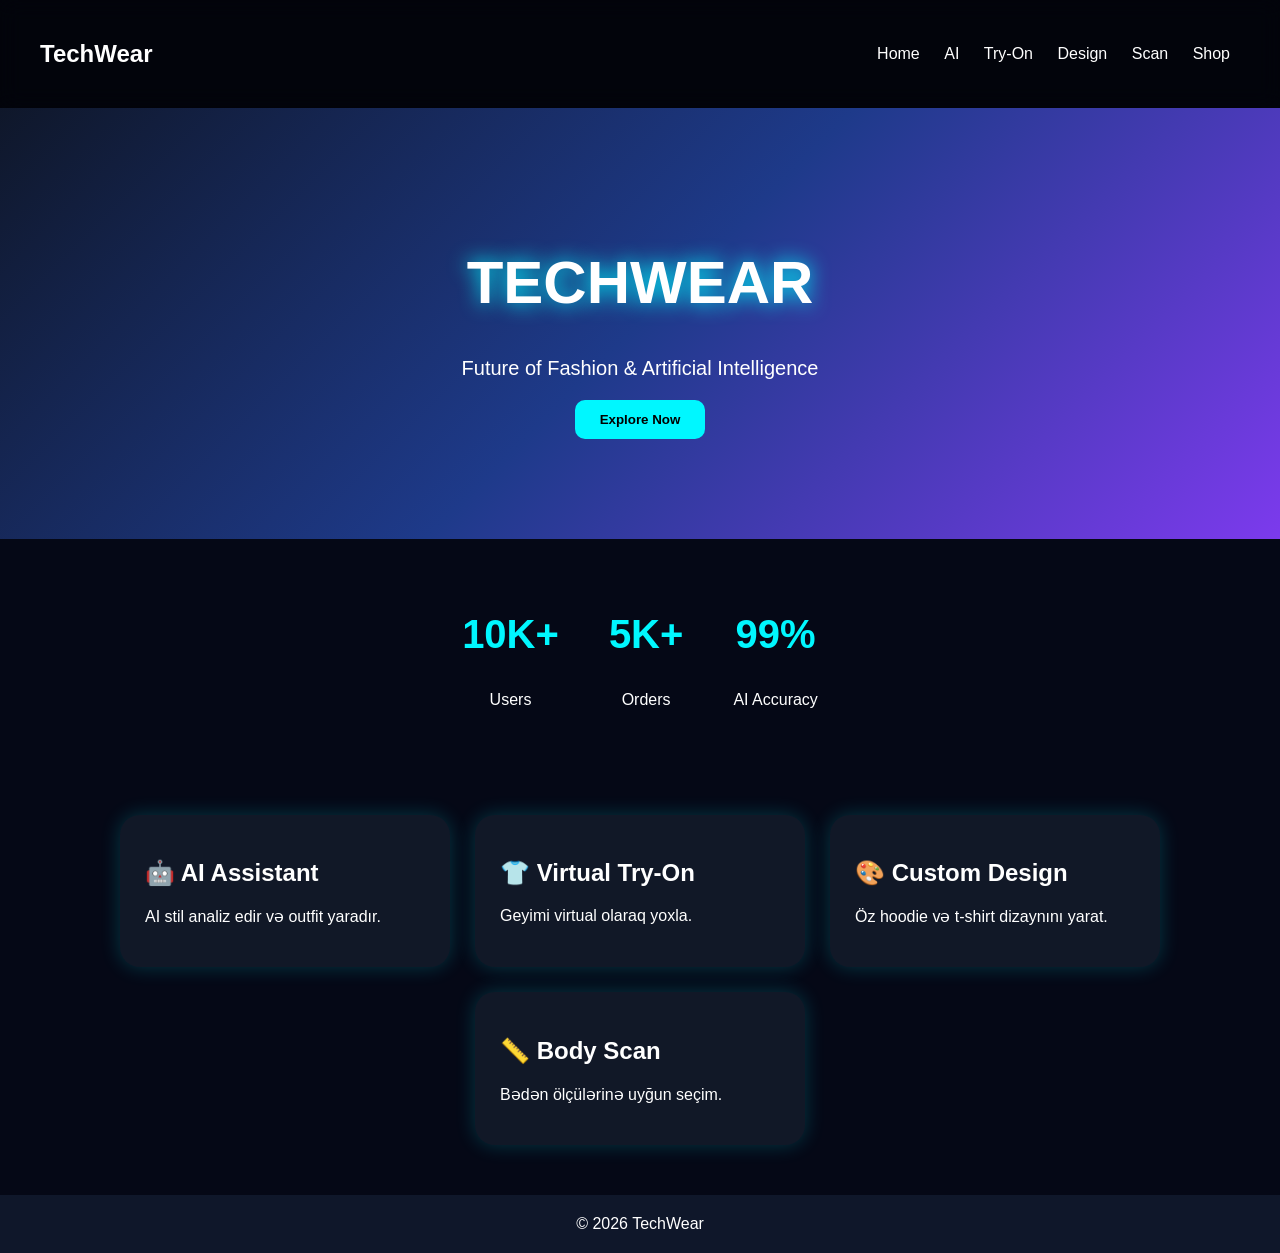
<file: index.html>
<!DOCTYPE html>
<html>
<head>
    <title>TechWear</title>
    <link rel="stylesheet" href="style.css">
</head>
<body>

<nav>
    <h2>TechWear</h2>

    <div>
        <a href="index.html">Home</a>
        <a href="ai.html">AI</a>
        <a href="tryon.html">Try-On</a>
        <a href="design.html">Design</a>
        <a href="scan.html">Scan</a>
        <a href="products.html">Shop</a>
    </div>
</nav>

<div class="hero">
    <h1>TECHWEAR</h1>
    <p>Future of Fashion & Artificial Intelligence</p>

    <button class="btn">
        Explore Now
    </button>
</div>

<div class="stats">

    <div class="stat">
        <h2>10K+</h2>
        <p>Users</p>
    </div>

    <div class="stat">
        <h2>5K+</h2>
        <p>Orders</p>
    </div>

    <div class="stat">
        <h2>99%</h2>
        <p>AI Accuracy</p>
    </div>

</div>

<div class="container">

    <div class="card">
        <h2>🤖 AI Assistant</h2>
        <p>AI stil analiz edir və outfit yaradır.</p>
    </div>

    <div class="card">
        <h2>👕 Virtual Try-On</h2>
        <p>Geyimi virtual olaraq yoxla.</p>
    </div>

    <div class="card">
        <h2>🎨 Custom Design</h2>
        <p>Öz hoodie və t-shirt dizaynını yarat.</p>
    </div>

    <div class="card">
        <h2>📏 Body Scan</h2>
        <p>Bədən ölçülərinə uyğun seçim.</p>
    </div>

</div>

<footer>
© 2026 TechWear
</footer>

</body>
</html>
</file>
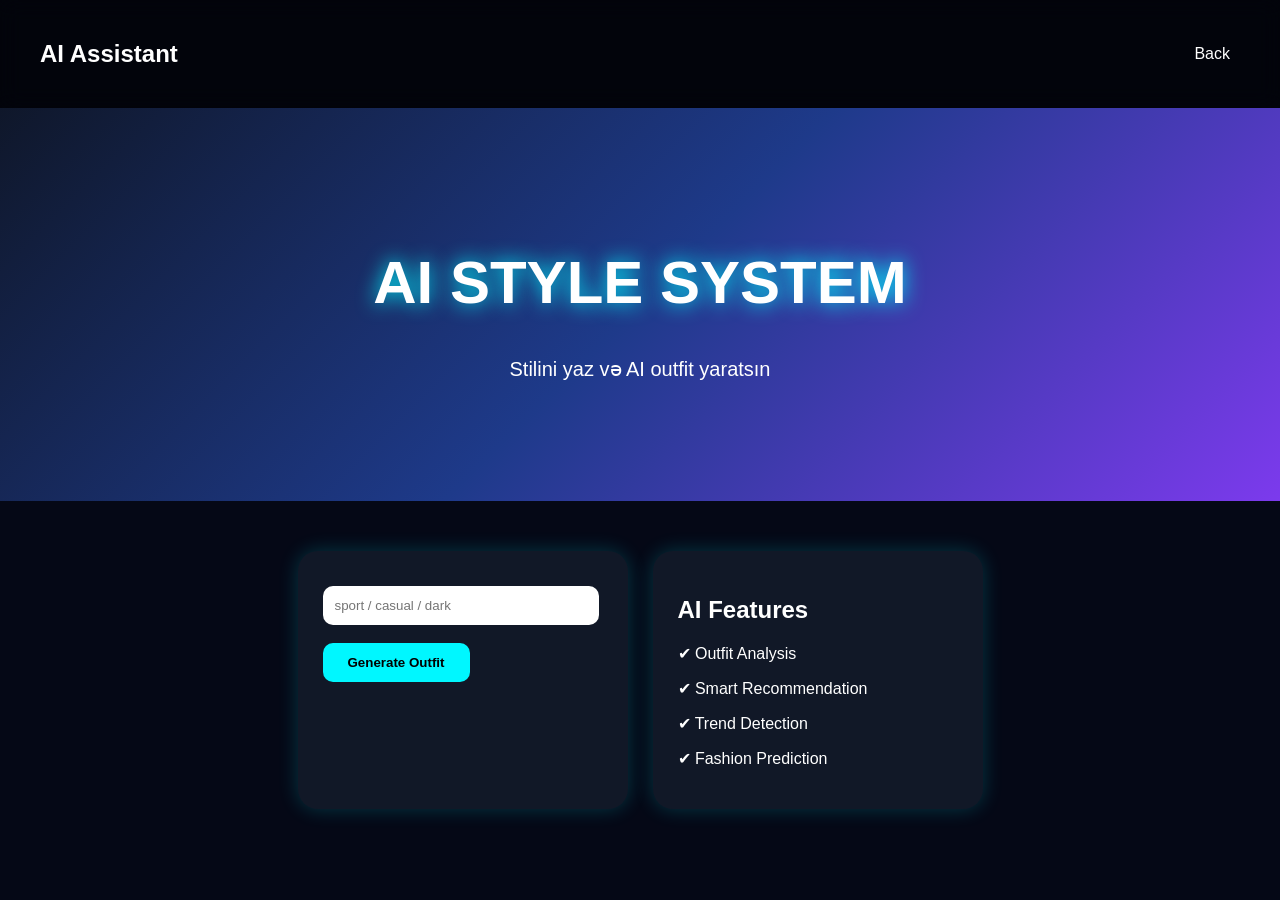
<file: ai.html>
<!DOCTYPE html>
<html>
<head>
    <title>AI Assistant</title>
    <link rel="stylesheet" href="style.css">
</head>
<body>

<nav>
    <h2>AI Assistant</h2>
    <a href="index.html">Back</a>
</nav>

<div class="hero">
    <h1>AI STYLE SYSTEM</h1>
    <p>Stilini yaz və AI outfit yaratsın</p>
</div>

<div class="container">

<div class="card">

<input id="styleInput"
placeholder="sport / casual / dark">

<br><br>

<button class="btn"
onclick="generate()">
Generate Outfit
</button>

<h3 id="result"></h3>

</div>

<div class="card">
<h2>AI Features</h2>

<p>✔ Outfit Analysis</p>
<p>✔ Smart Recommendation</p>
<p>✔ Trend Detection</p>
<p>✔ Fashion Prediction</p>

</div>

</div>

<script>

function generate(){

let value =
document.getElementById("styleInput").value;

if(value=="sport"){
document.getElementById("result").innerHTML=
"🏀 Hoodie + Sneakers + Jogger";
}

else if(value=="dark"){
document.getElementById("result").innerHTML=
"🖤 Black Jacket + Cargo Pants";
}

else{
document.getElementById("result").innerHTML=
"👕 Casual Shirt + Jeans";
}

}

</script>

</body>
</html>
</file>
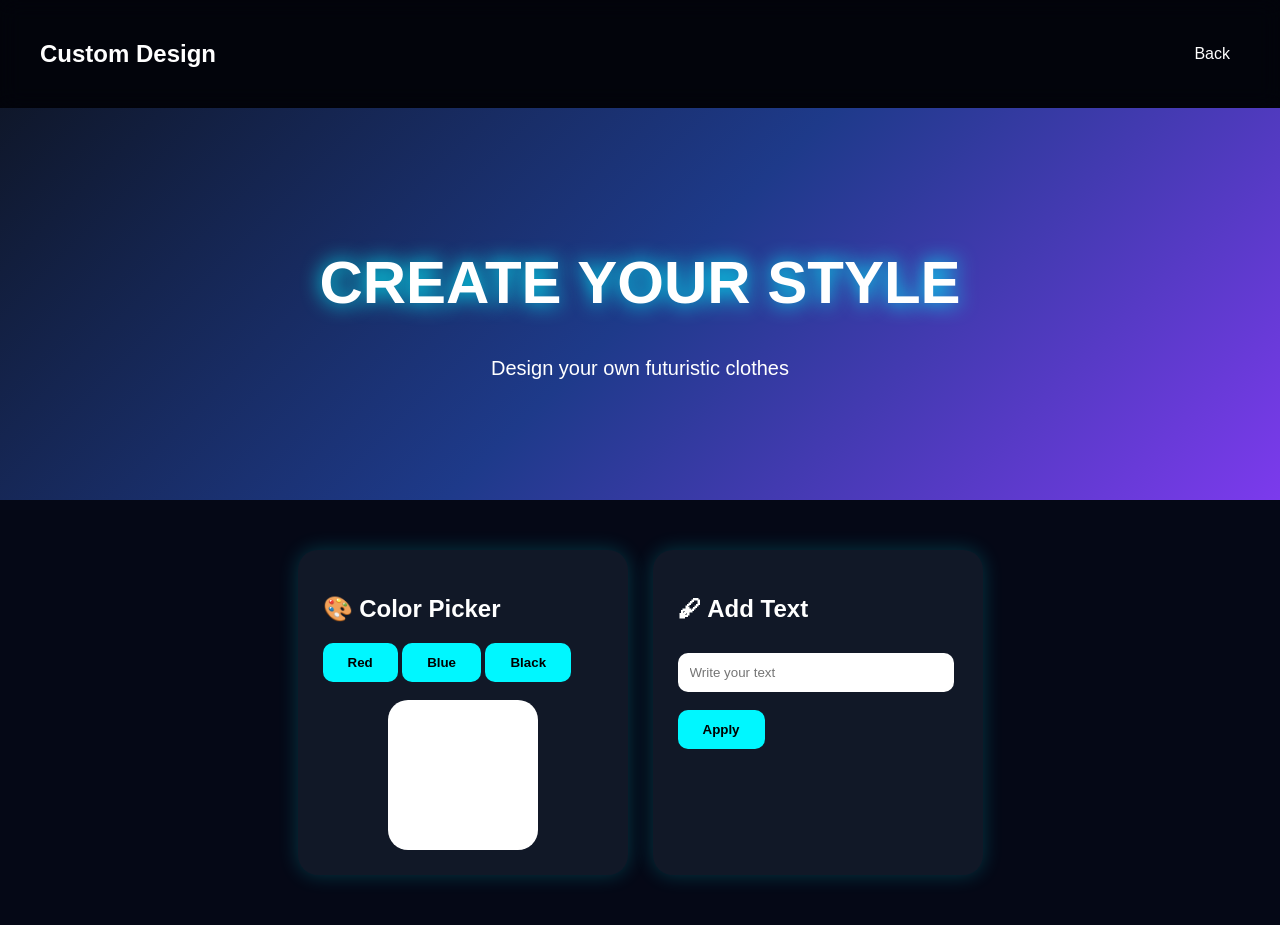
<file: design.html>
<!DOCTYPE html>
<html>
<head>
<title>Custom Design</title>
<link rel="stylesheet" href="style.css">
</head>
<body>

<nav>
<h2>Custom Design</h2>
<a href="index.html">Back</a>
</nav>

<div class="hero">
<h1>CREATE YOUR STYLE</h1>
<p>Design your own futuristic clothes</p>
</div>

<div class="container">

<div class="card">

<h2>🎨 Color Picker</h2>

<button class="btn"
onclick="changeColor('red')">
Red
</button>

<button class="btn"
onclick="changeColor('blue')">
Blue
</button>

<button class="btn"
onclick="changeColor('black')">
Black
</button>

<br><br>

<div id="shirt"
style="
width:150px;
height:150px;
background:white;
margin:auto;
border-radius:20px;
">
</div>

</div>

<div class="card">

<h2>🖋 Add Text</h2>

<input id="textInput"
placeholder="Write your text">

<br><br>

<button class="btn"
onclick="showText()">
Apply
</button>

<h3 id="output"></h3>

</div>

</div>

<script>

function changeColor(color){
document.getElementById("shirt").style.background=color;
}

function showText(){
let text=
document.getElementById("textInput").value;

document.getElementById("output").innerHTML=
"✔ Design Added: " + text;
}

</script>

</body>
</html>
</file>
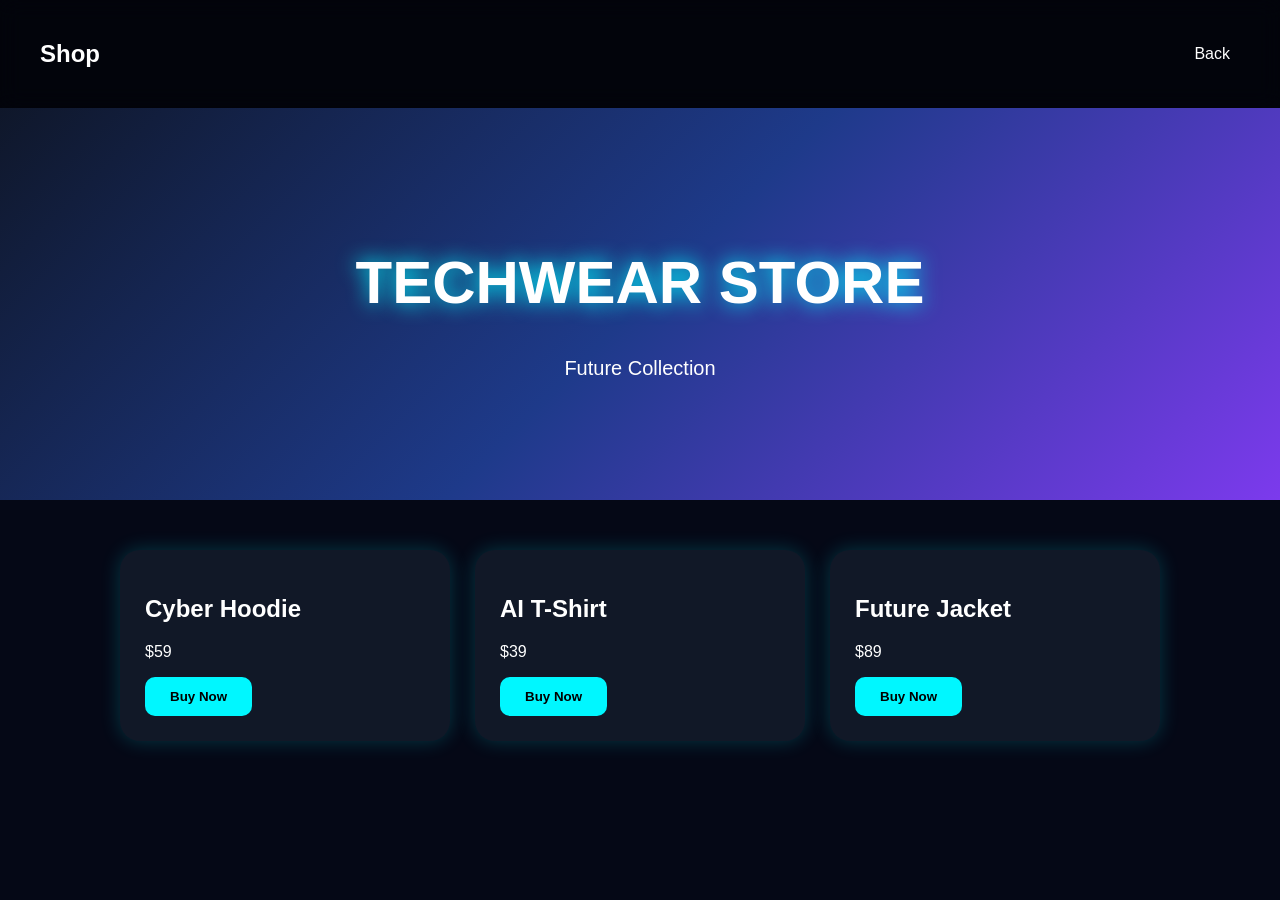
<file: products.html>
<!DOCTYPE html>
<html>
<head>
<title>Shop</title>
<link rel="stylesheet" href="style.css">
</head>
<body>

<nav>
<h2>Shop</h2>
<a href="index.html">Back</a>
</nav>

<div class="hero">
<h1>TECHWEAR STORE</h1>
<p>Future Collection</p>
</div>

<div class="container">

<div class="card">
<h2>Cyber Hoodie</h2>
<p>$59</p>
<button class="btn"
onclick="alert('Added to cart')">
Buy Now
</button>
</div>

<div class="card">
<h2>AI T-Shirt</h2>
<p>$39</p>
<button class="btn"
onclick="alert('Added to cart')">
Buy Now
</button>
</div>

<div class="card">
<h2>Future Jacket</h2>
<p>$89</p>
<button class="btn"
onclick="alert('Added to cart')">
Buy Now
</button>
</div>

</div>

</body>
</html>
</file>
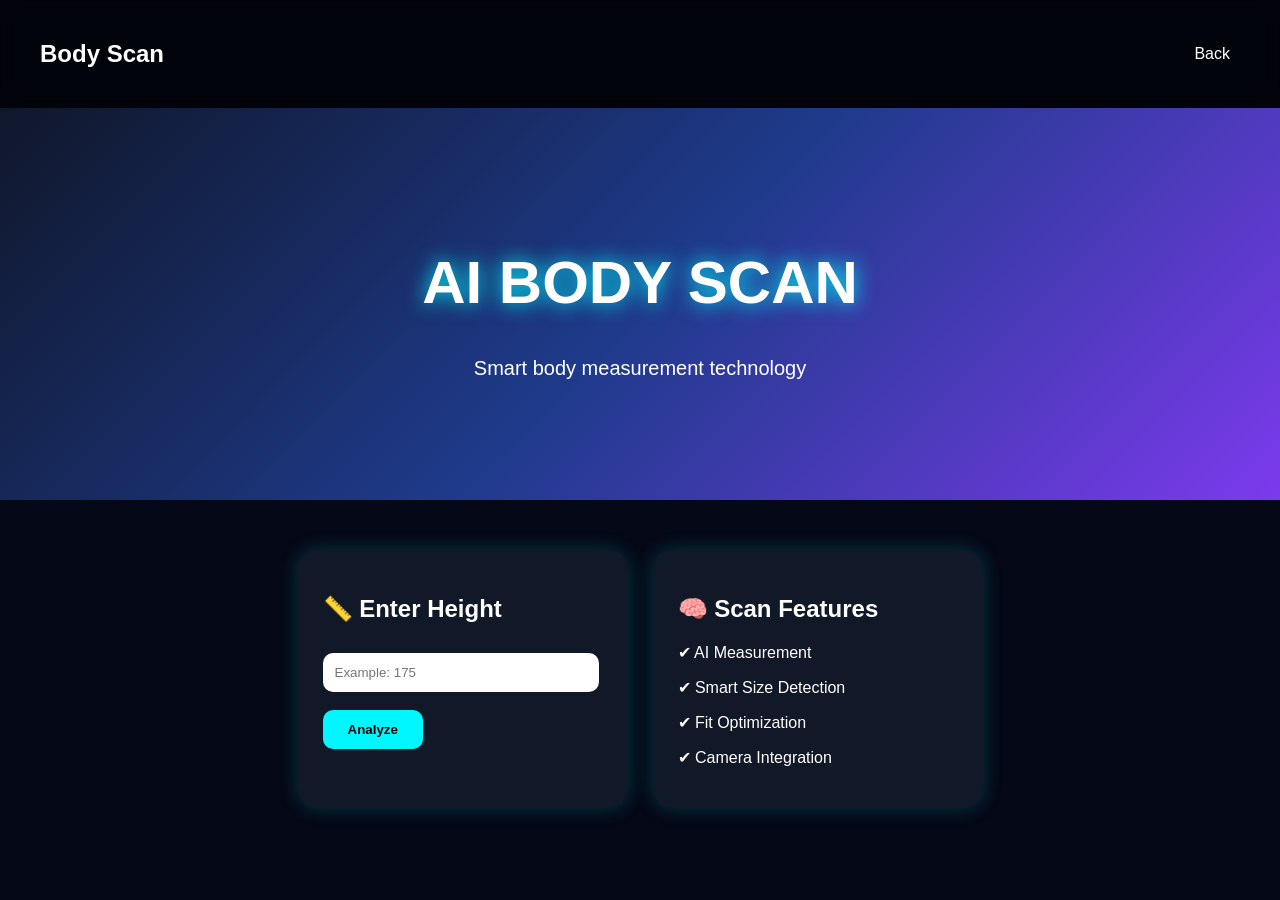
<file: scan.html>
<!DOCTYPE html>
<html>
<head>
<title>Body Scan</title>
<link rel="stylesheet" href="style.css">
</head>
<body>

<nav>
<h2>Body Scan</h2>
<a href="index.html">Back</a>
</nav>

<div class="hero">
<h1>AI BODY SCAN</h1>
<p>Smart body measurement technology</p>
</div>

<div class="container">

<div class="card">

<h2>📏 Enter Height</h2>

<input id="height"
placeholder="Example: 175">

<br><br>

<button class="btn"
onclick="scanBody()">
Analyze
</button>

<h3 id="size"></h3>

</div>

<div class="card">

<h2>🧠 Scan Features</h2>

<p>✔ AI Measurement</p>
<p>✔ Smart Size Detection</p>
<p>✔ Fit Optimization</p>
<p>✔ Camera Integration</p>

</div>

</div>

<script>

function scanBody(){

let h=
document.getElementById("height").value;

if(h >= 180){
document.getElementById("size").innerHTML=
"Recommended Size: XL";
}

else if(h >= 170){
document.getElementById("size").innerHTML=
"Recommended Size: L";
}

else{
document.getElementById("size").innerHTML=
"Recommended Size: M";
}

}

</script>

</body>
</html>
</file>
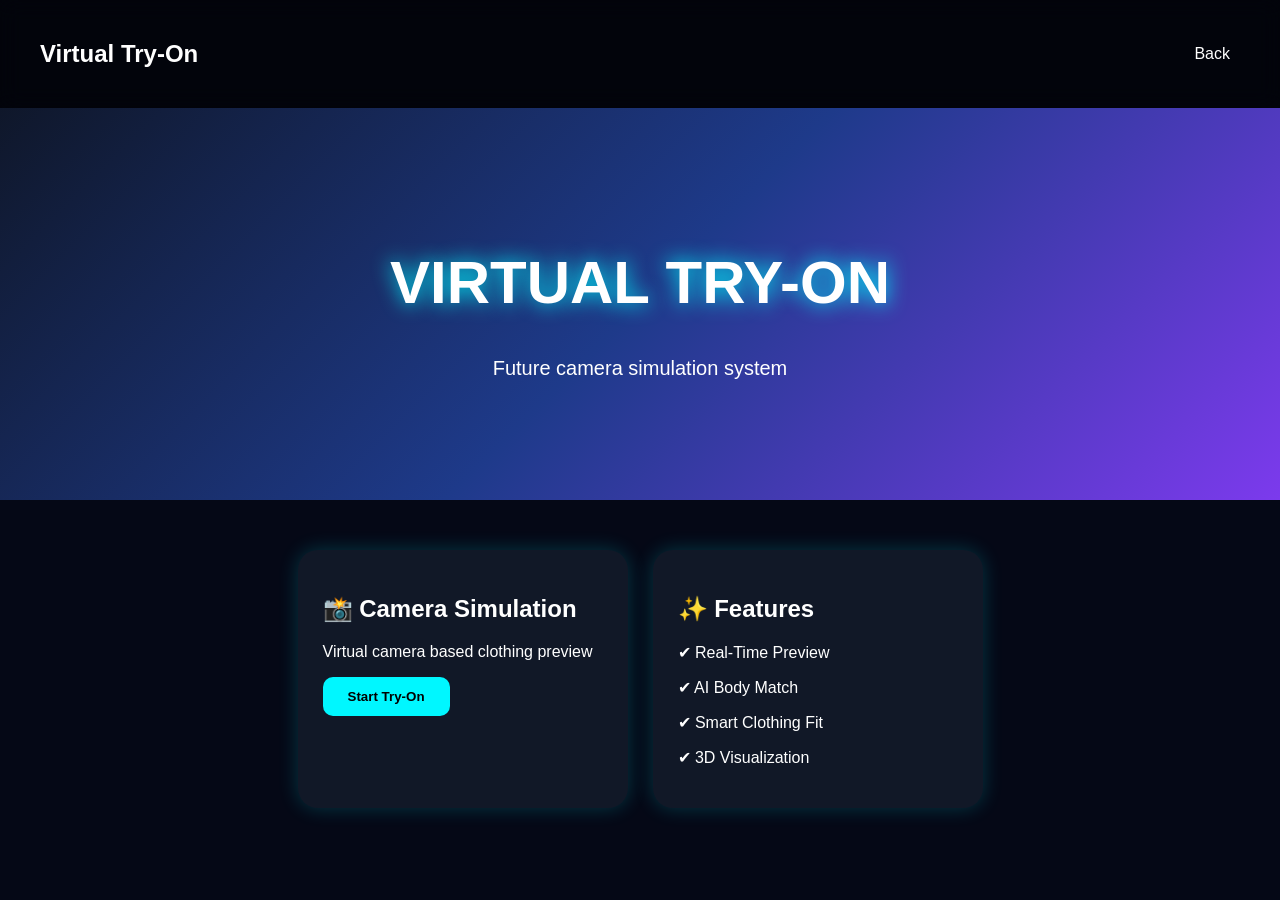
<file: tryon.html>
<!DOCTYPE html>
<html>
<head>
    <title>Virtual Try-On</title>
    <link rel="stylesheet" href="style.css">
</head>
<body>

<nav>
    <h2>Virtual Try-On</h2>
    <a href="index.html">Back</a>
</nav>

<div class="hero">
    <h1>VIRTUAL TRY-ON</h1>
    <p>Future camera simulation system</p>
</div>

<div class="container">

    <div class="card">
        <h2>📸 Camera Simulation</h2>
        <p>Virtual camera based clothing preview</p>

        <button class="btn"
        onclick="showLook()">
        Start Try-On
        </button>

        <h3 id="look"></h3>
    </div>

    <div class="card">
        <h2>✨ Features</h2>

        <p>✔ Real-Time Preview</p>
        <p>✔ AI Body Match</p>
        <p>✔ Smart Clothing Fit</p>
        <p>✔ 3D Visualization</p>
    </div>

</div>

<script>

function showLook(){
document.getElementById("look").innerHTML=
"👕 Hoodie successfully matched to your body";
}

</script>

</body>
</html>
</file>
<file: style.css>
body{
    margin:0;
    font-family:Arial;
    background:#050816;
    color:white;
    overflow-x:hidden;
}

/* NAVBAR */
nav{
    display:flex;
    justify-content:space-between;
    align-items:center;
    padding:20px 40px;
    background:rgba(0,0,0,0.5);
    backdrop-filter:blur(10px);
    position:sticky;
    top:0;
}

nav a{
    color:white;
    text-decoration:none;
    margin:0 10px;
    transition:0.3s;
}

nav a:hover{
    color:#00f7ff;
}

/* HERO */
.hero{
    text-align:center;
    padding:100px 20px;
    background:linear-gradient(135deg,#0f172a,#1e3a8a,#7c3aed);
}

.hero h1{
    font-size:60px;
    text-shadow:0 0 20px #00f7ff;
}

.hero p{
    font-size:20px;
}

/* BUTTON */
.btn{
    padding:12px 25px;
    background:#00f7ff;
    color:black;
    border:none;
    border-radius:10px;
    cursor:pointer;
    font-weight:bold;
    transition:0.3s;
}

.btn:hover{
    transform:scale(1.1);
    box-shadow:0 0 20px #00f7ff;
}

/* CARDS */
.container{
    display:flex;
    flex-wrap:wrap;
    justify-content:center;
    gap:25px;
    padding:50px;
}

.card{
    width:280px;
    background:#111827;
    border-radius:20px;
    padding:25px;
    transition:0.4s;
    box-shadow:0 0 20px rgba(0,247,255,0.2);
}

.card:hover{
    transform:translateY(-10px) scale(1.05);
    box-shadow:0 0 30px #00f7ff;
}

/* INPUT */
input{
    width:90%;
    padding:12px;
    border:none;
    border-radius:10px;
    margin-top:10px;
}

/* FOOTER */
footer{
    text-align:center;
    padding:20px;
    background:#0f172a;
}

/* STATS */
.stats{
    display:flex;
    justify-content:center;
    gap:50px;
    padding:40px;
}

.stat{
    text-align:center;
}

.stat h2{
    font-size:40px;
    color:#00f7ff;
}

/* RESPONSIVE */
@media(max-width:768px){
    .container{
        flex-direction:column;
        align-items:center;
    }

    .hero h1{
        font-size:40px;
    }
}
</file>
